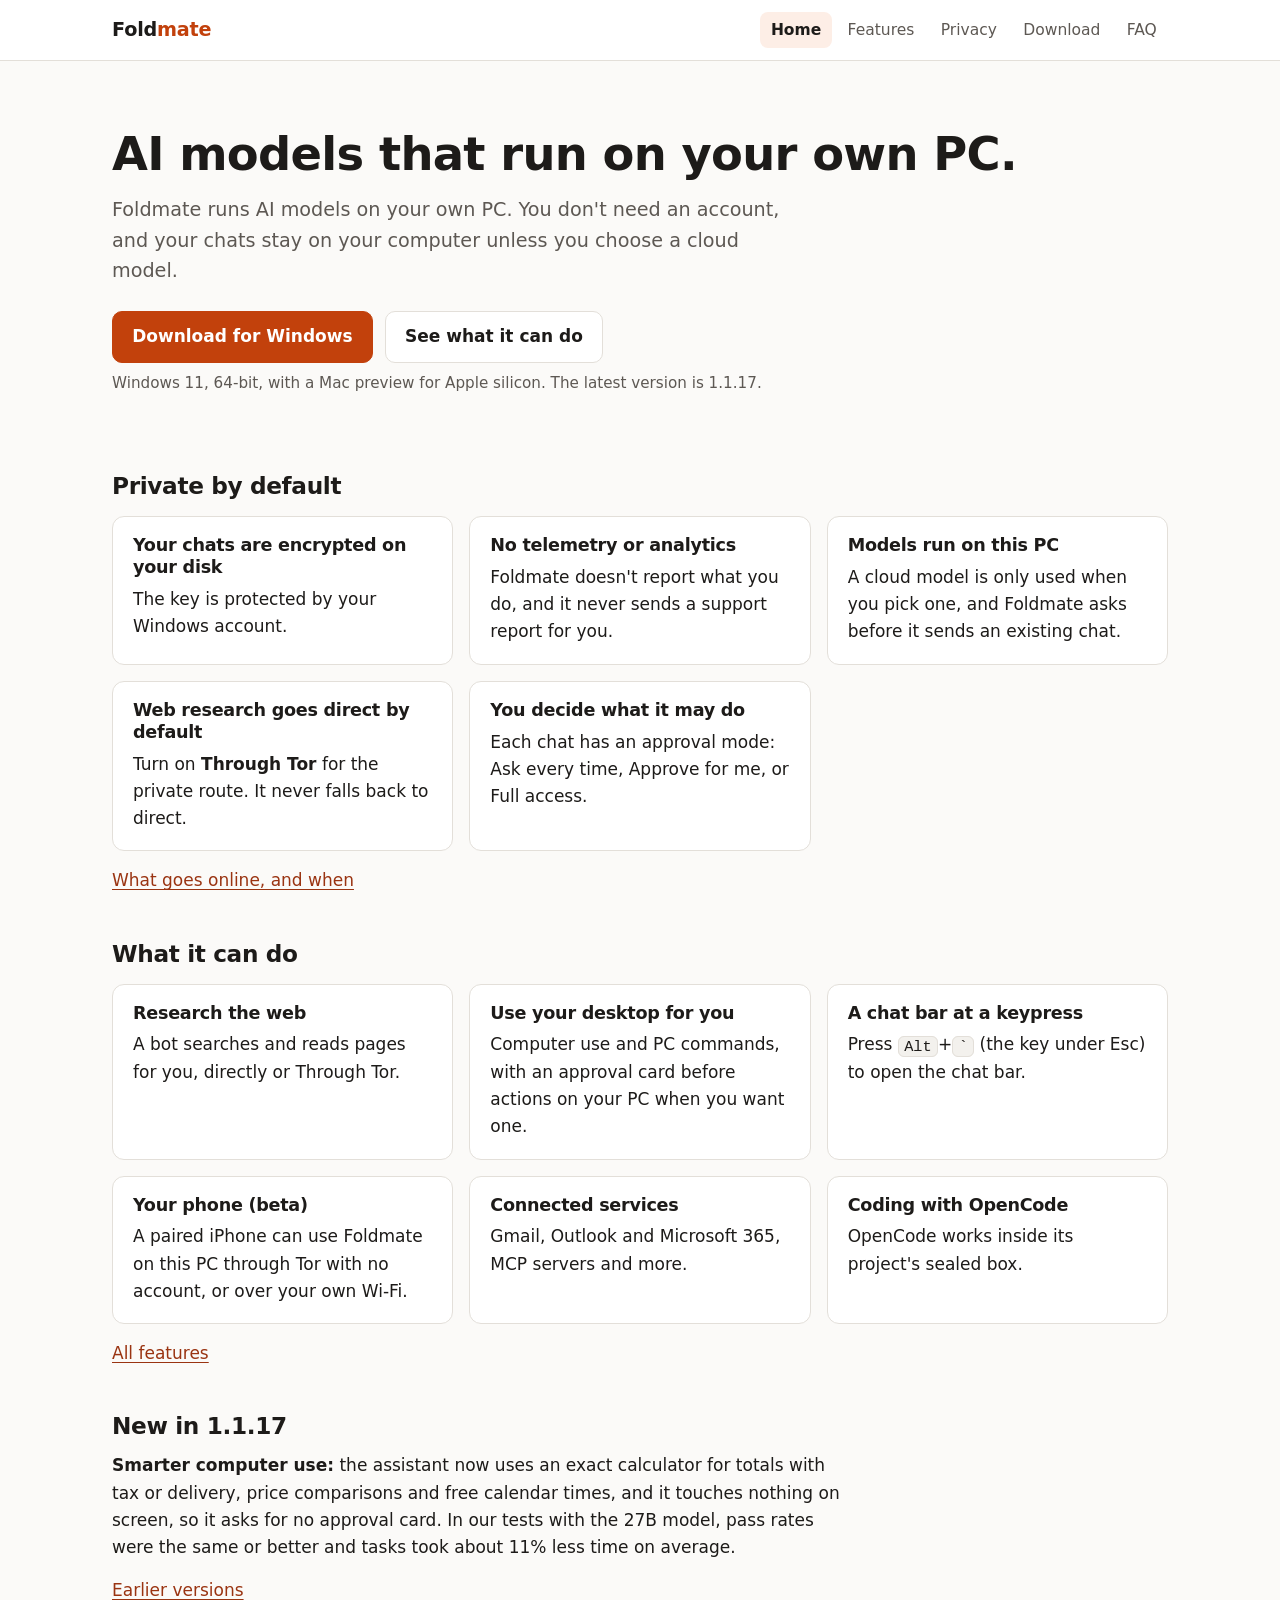
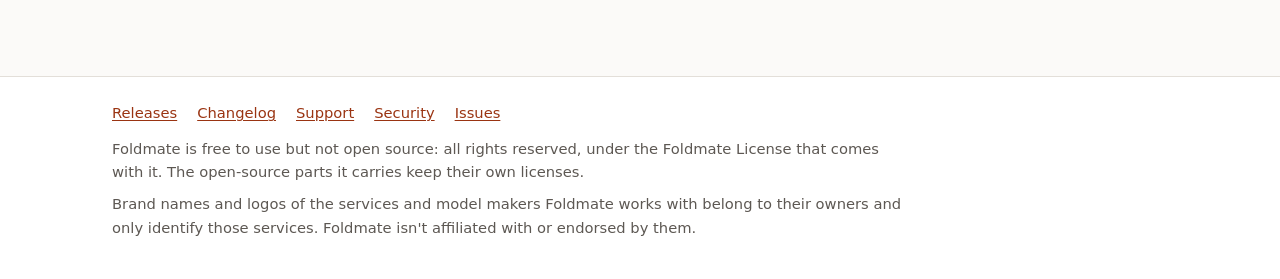
<file: site/index.html>
<!doctype html>
<html lang="en">
<head>
  <meta charset="utf-8">
  <meta name="viewport" content="width=device-width, initial-scale=1">
  <meta name="color-scheme" content="light dark">
  <meta name="referrer" content="no-referrer">
  <meta http-equiv="Content-Security-Policy" content="default-src 'none'; style-src 'self'; img-src 'self'; base-uri 'none'; form-action 'none'">
  <title>Foldmate</title>
  <meta name="description" content="Foldmate runs AI models on your own PC. You don't need an account, and your chats stay on your computer unless you choose a cloud model.">
  <link rel="stylesheet" href="style.css">
</head>
<body>
  <a class="skip" href="#main">Skip to content</a>
  <header class="site-header">
    <div class="wrap">
      <a class="brand" href="index.html">Fold<span>mate</span></a>
      <nav class="site-nav" aria-label="Main">
        <ul>
          <li><a href="index.html" aria-current="page">Home</a></li>
          <li><a href="features.html">Features</a></li>
          <li><a href="privacy.html">Privacy</a></li>
          <li><a href="download.html">Download</a></li>
          <li><a href="faq.html">FAQ</a></li>
        </ul>
      </nav>
    </div>
  </header>
  <main id="main">
    <div class="wrap">
      <section class="hero">
        <h1>AI models that run on your own PC.</h1>
        <p class="lead">Foldmate runs AI models on your own PC. You don't need an account, and your chats stay on your computer unless you choose a cloud model.</p>
        <div class="actions">
          <a class="button primary" href="download.html">Download for Windows</a>
          <a class="button" href="features.html">See what it can do</a>
        </div>
        <p class="note">Windows 11, 64-bit, with a Mac preview for Apple silicon. The latest version is 1.1.17.</p>
      </section>

      <h2>Private by default</h2>
      <div class="grid">
        <div class="card">
          <h3>Your chats are encrypted on your disk</h3>
          <p>The key is protected by your Windows account.</p>
        </div>
        <div class="card">
          <h3>No telemetry or analytics</h3>
          <p>Foldmate doesn't report what you do, and it never sends a support report for you.</p>
        </div>
        <div class="card">
          <h3>Models run on this PC</h3>
          <p>A cloud model is only used when you pick one, and Foldmate asks before it sends an existing chat.</p>
        </div>
        <div class="card">
          <h3>Web research goes direct by default</h3>
          <p>Turn on <strong>Through Tor</strong> for the private route. It never falls back to direct.</p>
        </div>
        <div class="card">
          <h3>You decide what it may do</h3>
          <p>Each chat has an approval mode: Ask every time, Approve for me, or Full access.</p>
        </div>
      </div>

      <p><a href="privacy.html">What goes online, and when</a></p>

      <h2>What it can do</h2>
      <div class="grid">
        <div class="card">
          <h3>Research the web</h3>
          <p>A bot searches and reads pages for you, directly or Through Tor.</p>
        </div>
        <div class="card">
          <h3>Use your desktop for you</h3>
          <p>Computer use and PC commands, with an approval card before actions on your PC when you want one.</p>
        </div>
        <div class="card">
          <h3>A chat bar at a keypress</h3>
          <p>Press <kbd>Alt</kbd>+<kbd>`</kbd> (the key under Esc) to open the chat bar.</p>
        </div>
        <div class="card">
          <h3>Your phone (beta)</h3>
          <p>A paired iPhone can use Foldmate on this PC through Tor with no account, or over your own Wi-Fi.</p>
        </div>
        <div class="card">
          <h3>Connected services</h3>
          <p>Gmail, Outlook and Microsoft 365, MCP servers and more.</p>
        </div>
        <div class="card">
          <h3>Coding with OpenCode</h3>
          <p>OpenCode works inside its project's sealed box.</p>
        </div>
      </div>
      <p><a href="features.html">All features</a></p>

      <h2>New in 1.1.17</h2>
      <div class="prose">
        <p><strong>Smarter computer use:</strong> the assistant now uses an exact calculator for totals with tax or delivery, price comparisons and free calendar times, and it touches nothing on screen, so it asks for no approval card. In our tests with the 27B model, pass rates were the same or better and tasks took about 11% less time on average.</p>
        <p><a href="https://github.com/griffin300/foldmate-releases/blob/main/CHANGELOG.md">Earlier versions</a></p>
      </div>
    </div>
  </main>
  <footer class="site-footer">
    <div class="wrap">
      <ul>
        <li><a href="https://github.com/griffin300/foldmate-releases/releases">Releases</a></li>
        <li><a href="https://github.com/griffin300/foldmate-releases/blob/main/CHANGELOG.md">Changelog</a></li>
        <li><a href="https://github.com/griffin300/foldmate-releases/blob/main/SUPPORT.md">Support</a></li>
        <li><a href="https://github.com/griffin300/foldmate-releases/blob/main/SECURITY.md">Security</a></li>
        <li><a href="https://github.com/griffin300/foldmate-releases/issues">Issues</a></li>
      </ul>
      <p>Foldmate is free to use but not open source: all rights reserved, under the Foldmate License that comes with it. The open-source parts it carries keep their own licenses.</p>
      <p>Brand names and logos of the services and model makers Foldmate works with belong to their owners and only identify those services. Foldmate isn't affiliated with or endorsed by them.</p>
    </div>
  </footer>
</body>
</html>
</file>
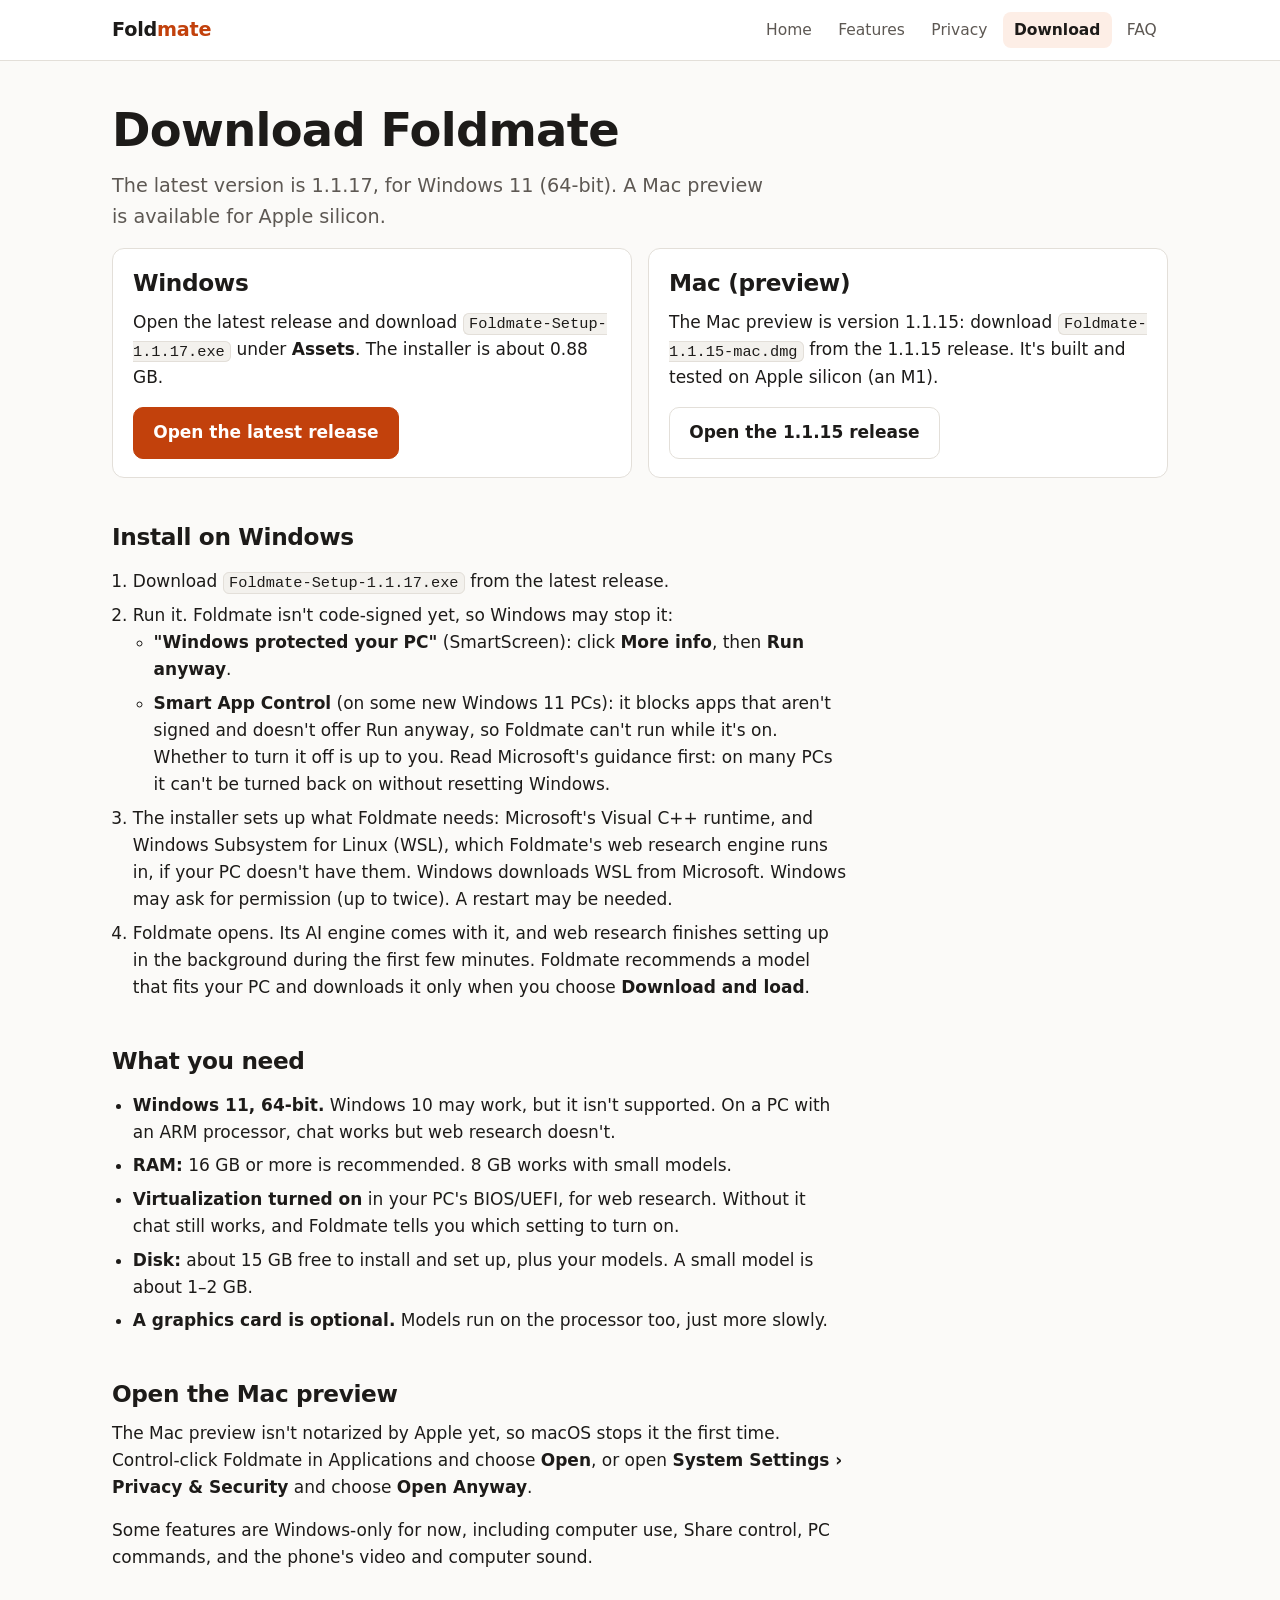
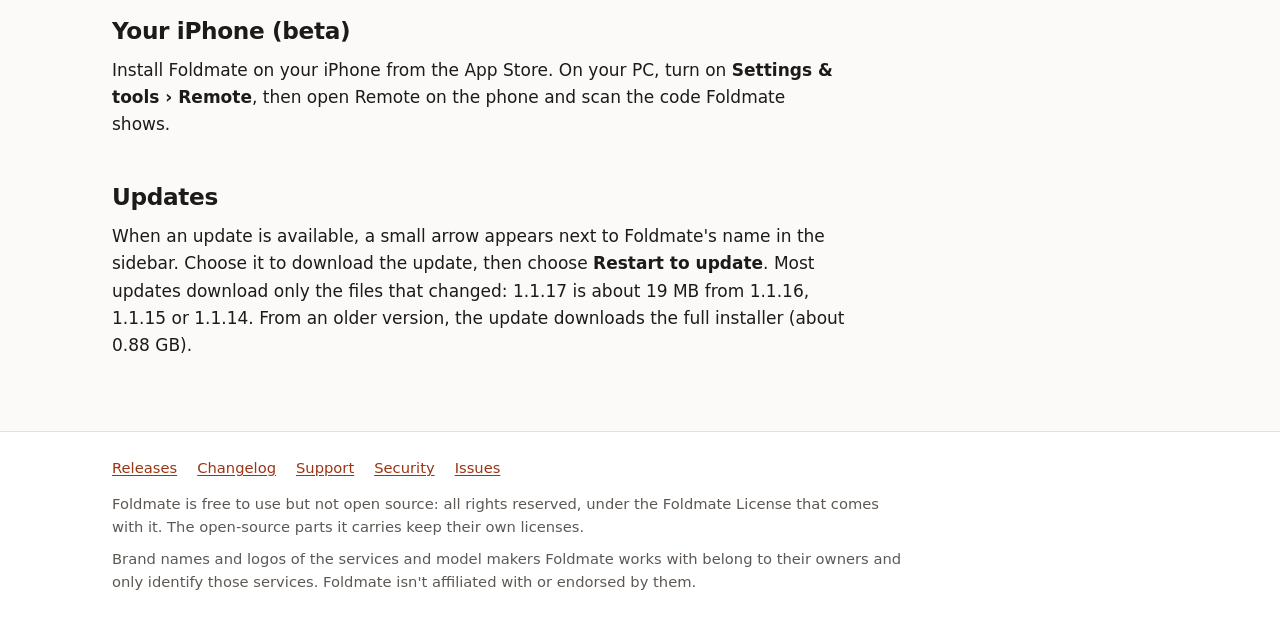
<file: site/download.html>
<!doctype html>
<html lang="en">
<head>
  <meta charset="utf-8">
  <meta name="viewport" content="width=device-width, initial-scale=1">
  <meta name="color-scheme" content="light dark">
  <meta name="referrer" content="no-referrer">
  <meta http-equiv="Content-Security-Policy" content="default-src 'none'; style-src 'self'; img-src 'self'; base-uri 'none'; form-action 'none'">
  <title>Download | Foldmate</title>
  <meta name="description" content="Download Foldmate for Windows 11, or the Mac preview for Apple silicon.">
  <link rel="stylesheet" href="style.css">
</head>
<body>
  <a class="skip" href="#main">Skip to content</a>
  <header class="site-header">
    <div class="wrap">
      <a class="brand" href="index.html">Fold<span>mate</span></a>
      <nav class="site-nav" aria-label="Main">
        <ul>
          <li><a href="index.html">Home</a></li>
          <li><a href="features.html">Features</a></li>
          <li><a href="privacy.html">Privacy</a></li>
          <li><a href="download.html" aria-current="page">Download</a></li>
          <li><a href="faq.html">FAQ</a></li>
        </ul>
      </nav>
    </div>
  </header>
  <main id="main">
    <div class="wrap">
      <h1>Download Foldmate</h1>
      <p class="lead">The latest version is 1.1.17, for Windows 11 (64-bit). A Mac preview is available for Apple silicon.</p>

      <div class="grid">
        <div class="card">
          <h2 id="windows">Windows</h2>
          <p>Open the latest release and download <code>Foldmate-Setup-1.1.17.exe</code> under <strong>Assets</strong>. The installer is about 0.88 GB.</p>
          <p><a class="button primary" href="https://github.com/griffin300/foldmate-releases/releases/latest">Open the latest release</a></p>
        </div>
        <div class="card">
          <h2 id="mac">Mac (preview)</h2>
          <p>The Mac preview is version 1.1.15: download <code>Foldmate-1.1.15-mac.dmg</code> from the 1.1.15 release. It's built and tested on Apple silicon (an M1).</p>
          <p><a class="button" href="https://github.com/griffin300/foldmate-releases/releases/tag/v1.1.15">Open the 1.1.15 release</a></p>
        </div>
      </div>

      <h2>Install on Windows</h2>
      <div class="prose">
        <ol>
          <li>Download <code>Foldmate-Setup-1.1.17.exe</code> from the latest release.</li>
          <li>Run it. Foldmate isn't code-signed yet, so Windows may stop it:
            <ul>
              <li><strong>"Windows protected your PC"</strong> (SmartScreen): click <strong>More info</strong>, then <strong>Run anyway</strong>.</li>
              <li><strong>Smart App Control</strong> (on some new Windows 11 PCs): it blocks apps that aren't signed and doesn't offer Run anyway, so Foldmate can't run while it's on. Whether to turn it off is up to you. Read Microsoft's guidance first: on many PCs it can't be turned back on without resetting Windows.</li>
            </ul>
          </li>
          <li>The installer sets up what Foldmate needs: Microsoft's Visual C++ runtime, and Windows Subsystem for Linux (WSL), which Foldmate's web research engine runs in, if your PC doesn't have them. Windows downloads WSL from Microsoft. Windows may ask for permission (up to twice). A restart may be needed.</li>
          <li>Foldmate opens. Its AI engine comes with it, and web research finishes setting up in the background during the first few minutes. Foldmate recommends a model that fits your PC and downloads it only when you choose <strong>Download and load</strong>.</li>
        </ol>
      </div>

      <h2>What you need</h2>
      <div class="prose">
        <ul>
          <li><strong>Windows 11, 64-bit.</strong> Windows 10 may work, but it isn't supported. On a PC with an ARM processor, chat works but web research doesn't.</li>
          <li><strong>RAM:</strong> 16 GB or more is recommended. 8 GB works with small models.</li>
          <li><strong>Virtualization turned on</strong> in your PC's BIOS/UEFI, for web research. Without it chat still works, and Foldmate tells you which setting to turn on.</li>
          <li><strong>Disk:</strong> about 15 GB free to install and set up, plus your models. A small model is about 1–2 GB.</li>
          <li><strong>A graphics card is optional.</strong> Models run on the processor too, just more slowly.</li>
        </ul>
      </div>

      <h2>Open the Mac preview</h2>
      <div class="prose">
        <p>The Mac preview isn't notarized by Apple yet, so macOS stops it the first time. Control-click Foldmate in Applications and choose <strong>Open</strong>, or open <strong>System Settings › Privacy &amp; Security</strong> and choose <strong>Open Anyway</strong>.</p>
        <p>Some features are Windows-only for now, including computer use, Share control, PC commands, and the phone's video and computer sound.</p>
      </div>

      <h2>Your iPhone (beta)</h2>
      <div class="prose">
        <p>Install Foldmate on your iPhone from the App Store. On your PC, turn on <strong>Settings &amp; tools › Remote</strong>, then open Remote on the phone and scan the code Foldmate shows.</p>
      </div>

      <h2>Updates</h2>
      <div class="prose">
        <p>When an update is available, a small arrow appears next to Foldmate's name in the sidebar. Choose it to download the update, then choose <strong>Restart to update</strong>. Most updates download only the files that changed: 1.1.17 is about 19 MB from 1.1.16, 1.1.15 or 1.1.14. From an older version, the update downloads the full installer (about 0.88 GB).</p>
      </div>
    </div>
  </main>
  <footer class="site-footer">
    <div class="wrap">
      <ul>
        <li><a href="https://github.com/griffin300/foldmate-releases/releases">Releases</a></li>
        <li><a href="https://github.com/griffin300/foldmate-releases/blob/main/CHANGELOG.md">Changelog</a></li>
        <li><a href="https://github.com/griffin300/foldmate-releases/blob/main/SUPPORT.md">Support</a></li>
        <li><a href="https://github.com/griffin300/foldmate-releases/blob/main/SECURITY.md">Security</a></li>
        <li><a href="https://github.com/griffin300/foldmate-releases/issues">Issues</a></li>
      </ul>
      <p>Foldmate is free to use but not open source: all rights reserved, under the Foldmate License that comes with it. The open-source parts it carries keep their own licenses.</p>
      <p>Brand names and logos of the services and model makers Foldmate works with belong to their owners and only identify those services. Foldmate isn't affiliated with or endorsed by them.</p>
    </div>
  </footer>
</body>
</html>
</file>
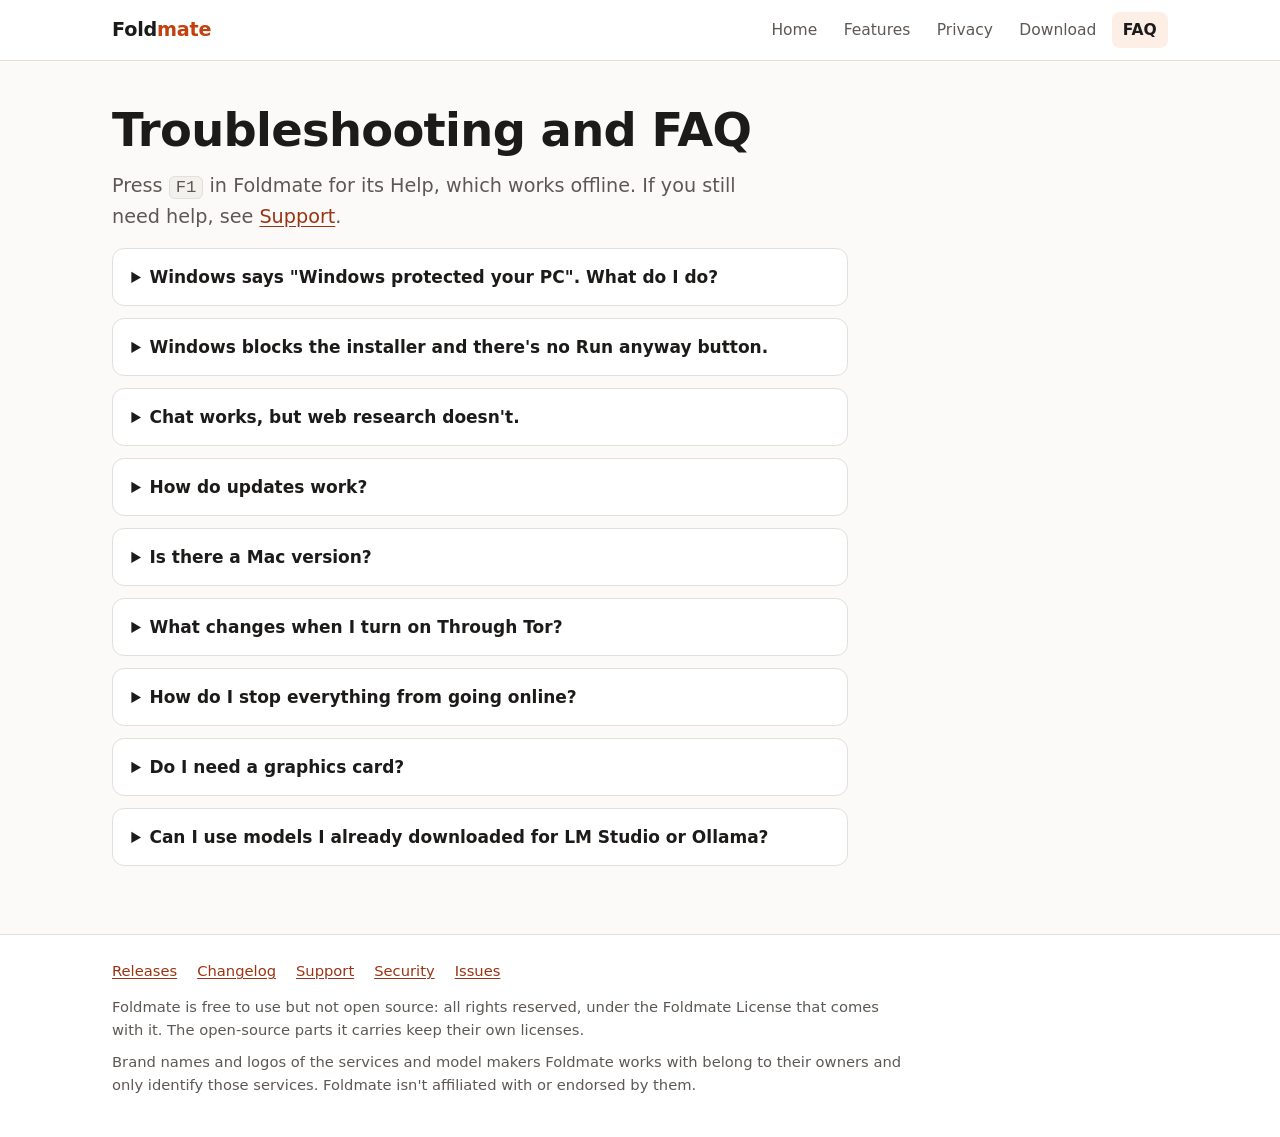
<file: site/faq.html>
<!doctype html>
<html lang="en">
<head>
  <meta charset="utf-8">
  <meta name="viewport" content="width=device-width, initial-scale=1">
  <meta name="color-scheme" content="light dark">
  <meta name="referrer" content="no-referrer">
  <meta http-equiv="Content-Security-Policy" content="default-src 'none'; style-src 'self'; img-src 'self'; base-uri 'none'; form-action 'none'">
  <title>FAQ | Foldmate</title>
  <meta name="description" content="Answers about the SmartScreen warning, web research and virtualization, updates, the Mac preview and Through Tor.">
  <link rel="stylesheet" href="style.css">
</head>
<body>
  <a class="skip" href="#main">Skip to content</a>
  <header class="site-header">
    <div class="wrap">
      <a class="brand" href="index.html">Fold<span>mate</span></a>
      <nav class="site-nav" aria-label="Main">
        <ul>
          <li><a href="index.html">Home</a></li>
          <li><a href="features.html">Features</a></li>
          <li><a href="privacy.html">Privacy</a></li>
          <li><a href="download.html">Download</a></li>
          <li><a href="faq.html" aria-current="page">FAQ</a></li>
        </ul>
      </nav>
    </div>
  </header>
  <main id="main">
    <div class="wrap">
      <h1>Troubleshooting and FAQ</h1>
      <p class="lead">Press <kbd>F1</kbd> in Foldmate for its Help, which works offline. If you still need help, see <a href="https://github.com/griffin300/foldmate-releases/blob/main/SUPPORT.md">Support</a>.</p>
      <div class="faq">
        <details>
          <summary>Windows says "Windows protected your PC". What do I do?</summary>
          <p>Foldmate isn't code-signed yet, so Windows SmartScreen may stop the installer with this message. Click <strong>More info</strong>, then <strong>Run anyway</strong>.</p>
        </details>
        <details>
          <summary>Windows blocks the installer and there's no Run anyway button.</summary>
          <p>That's <strong>Smart App Control</strong>, which is on for some new Windows 11 PCs. It blocks apps that aren't signed, so Foldmate can't run while it's on. Whether to turn it off is up to you. Read Microsoft's guidance first: on many PCs it can't be turned back on without resetting Windows.</p>
        </details>
        <details>
          <summary>Chat works, but web research doesn't.</summary>
          <p>Web research runs in Windows Subsystem for Linux (WSL), and it needs virtualization turned on in your PC's BIOS/UEFI. Without it, chat still works, and Foldmate tells you which setting to turn on. On a PC with an ARM processor, chat works but web research doesn't. Right after you install, web research may still be setting up: it finishes in the background during the first few minutes. OpenCode needs WSL and virtualization too.</p>
        </details>
        <details>
          <summary>How do updates work?</summary>
          <p>Foldmate checks for new versions in the background. When one is ready, a small arrow appears next to Foldmate's name in the sidebar. Choose it to download the update, then choose <strong>Restart to update</strong>. Downloading and installing each need your click. Most updates download only the files that changed: 1.1.17 is about 19 MB from 1.1.16, 1.1.15 or 1.1.14. From an older version, the update downloads the full installer (about 0.88 GB). Only releases signed with Foldmate's key install, and each file is checked before it's used.</p>
        </details>
        <details>
          <summary>Is there a Mac version?</summary>
          <p>Yes, as a preview. It's version 1.1.15, built and tested on Apple silicon (an M1). Download <code>Foldmate-1.1.15-mac.dmg</code> from the <a href="https://github.com/griffin300/foldmate-releases/releases/tag/v1.1.15">1.1.15 release</a>.</p><p>It isn't notarized by Apple yet, so macOS stops it the first time: Control-click Foldmate in Applications and choose <strong>Open</strong>, or open <strong>System Settings › Privacy &amp; Security</strong> and choose <strong>Open Anyway</strong>. Some features are Windows-only for now, including computer use, Share control, the screen-saver handling for your phone, PC commands, and the phone's video and computer sound.</p>
        </details>
        <details>
          <summary>What changes when I turn on Through Tor?</summary>
          <ul><li><strong>Web research:</strong> by default it goes direct, and sites see your IP address and what you search. Through Tor is the private route. It never falls back to direct.</li><li><strong>Model downloads, cloud models and connected services:</strong> each can go direct (the default) or Through Tor. For cloud models, you choose per provider.</li><li><strong>Update checks</strong> go directly to Foldmate's releases on GitHub, not through Tor. GitHub sees your IP address.</li><li><strong>Your phone:</strong> Remote works through Tor with no account, or straight over your own Wi-Fi. On the same Wi-Fi, you hear this computer at full quality (48 kHz stereo). Over Tor, sound goes up to 9.6 kHz.</li></ul>
        </details>
        <details>
          <summary>How do I stop everything from going online?</summary>
          <p>Turn on <strong>Settings &amp; tools › This computer › Local-only lockdown</strong>. It stops everything in the <a href="privacy.html">privacy table</a> at once. Chat with your local model keeps working.</p>
        </details>
        <details>
          <summary>Do I need a graphics card?</summary>
          <p>No. Models run on the processor too, just more slowly. 16 GB of RAM or more is recommended, and 8 GB works with small models.</p>
        </details>
        <details>
          <summary>Can I use models I already downloaded for LM Studio or Ollama?</summary>
          <p>Yes. Models already in LM Studio's or Ollama's folders show up in <strong>Models</strong> where they are. Nothing is copied.</p>
        </details>
      </div>
    </div>
  </main>
  <footer class="site-footer">
    <div class="wrap">
      <ul>
        <li><a href="https://github.com/griffin300/foldmate-releases/releases">Releases</a></li>
        <li><a href="https://github.com/griffin300/foldmate-releases/blob/main/CHANGELOG.md">Changelog</a></li>
        <li><a href="https://github.com/griffin300/foldmate-releases/blob/main/SUPPORT.md">Support</a></li>
        <li><a href="https://github.com/griffin300/foldmate-releases/blob/main/SECURITY.md">Security</a></li>
        <li><a href="https://github.com/griffin300/foldmate-releases/issues">Issues</a></li>
      </ul>
      <p>Foldmate is free to use but not open source: all rights reserved, under the Foldmate License that comes with it. The open-source parts it carries keep their own licenses.</p>
      <p>Brand names and logos of the services and model makers Foldmate works with belong to their owners and only identify those services. Foldmate isn't affiliated with or endorsed by them.</p>
    </div>
  </footer>
</body>
</html>
</file>
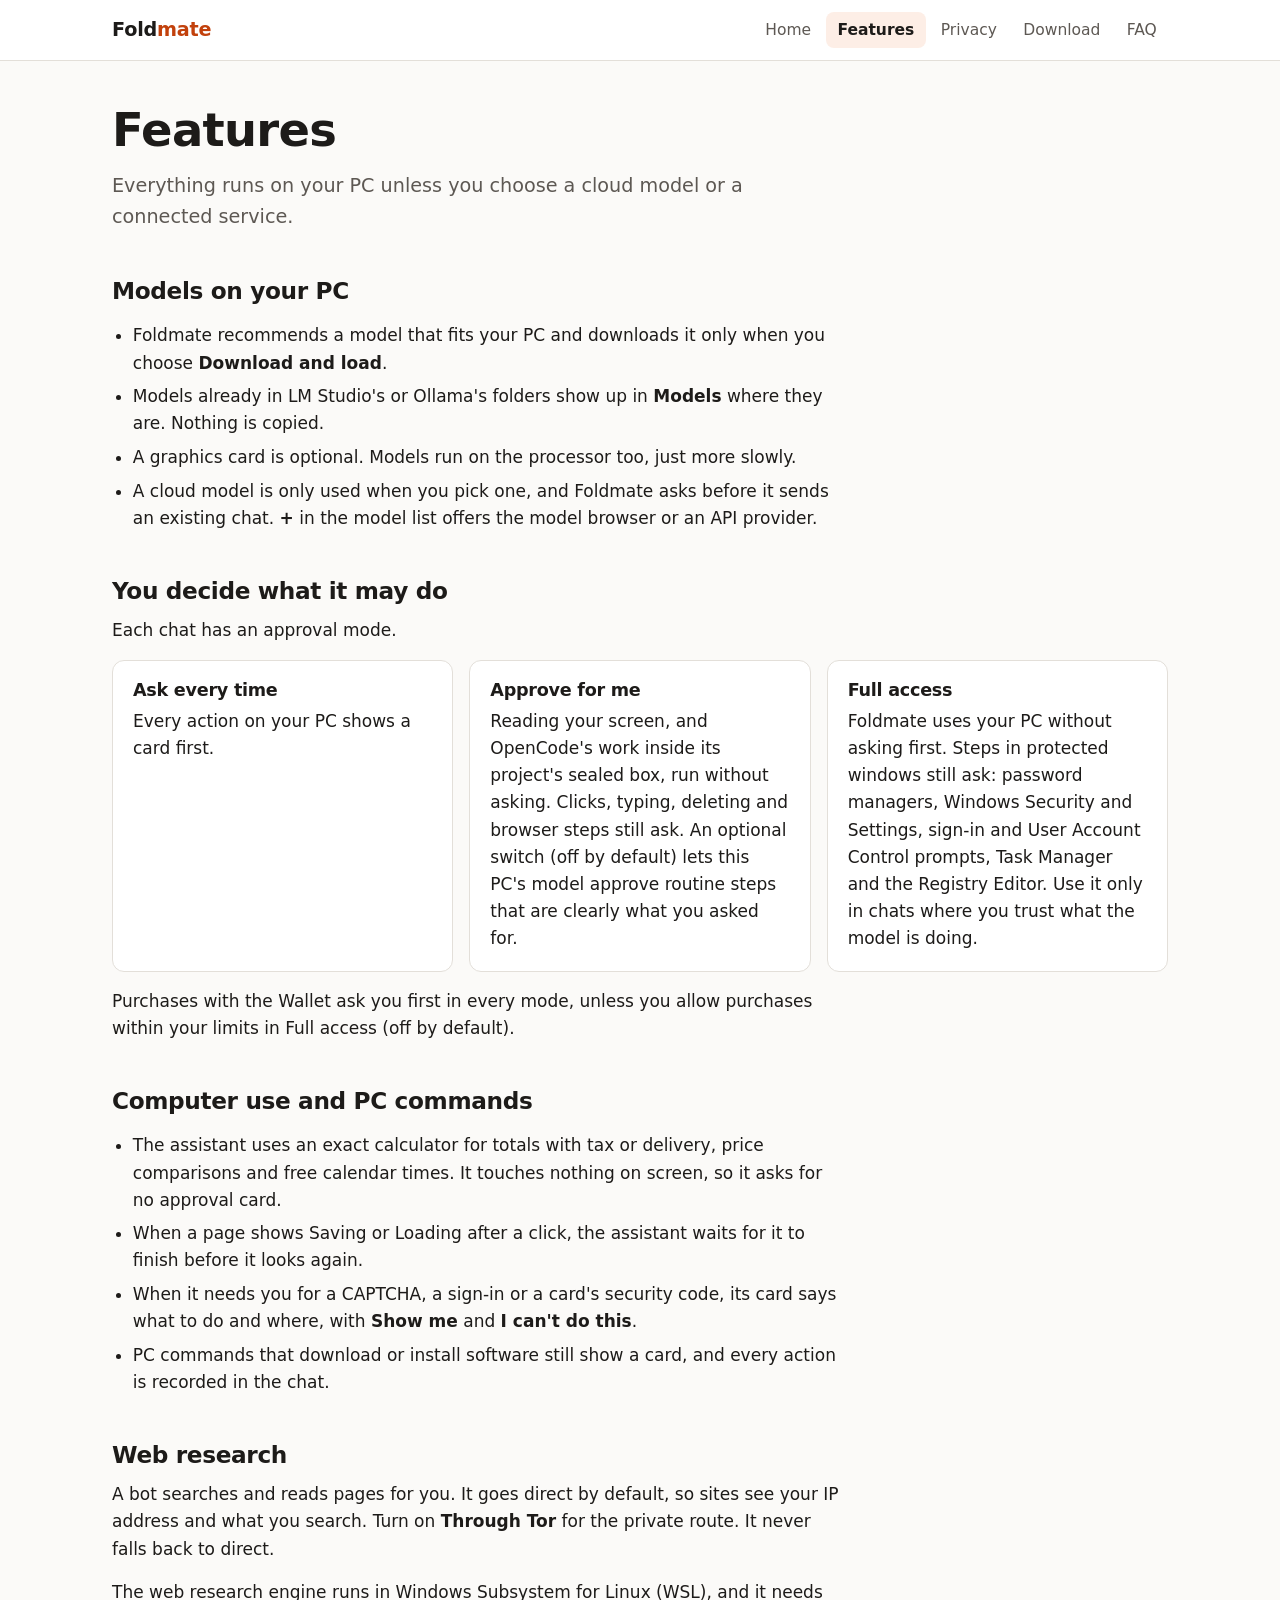
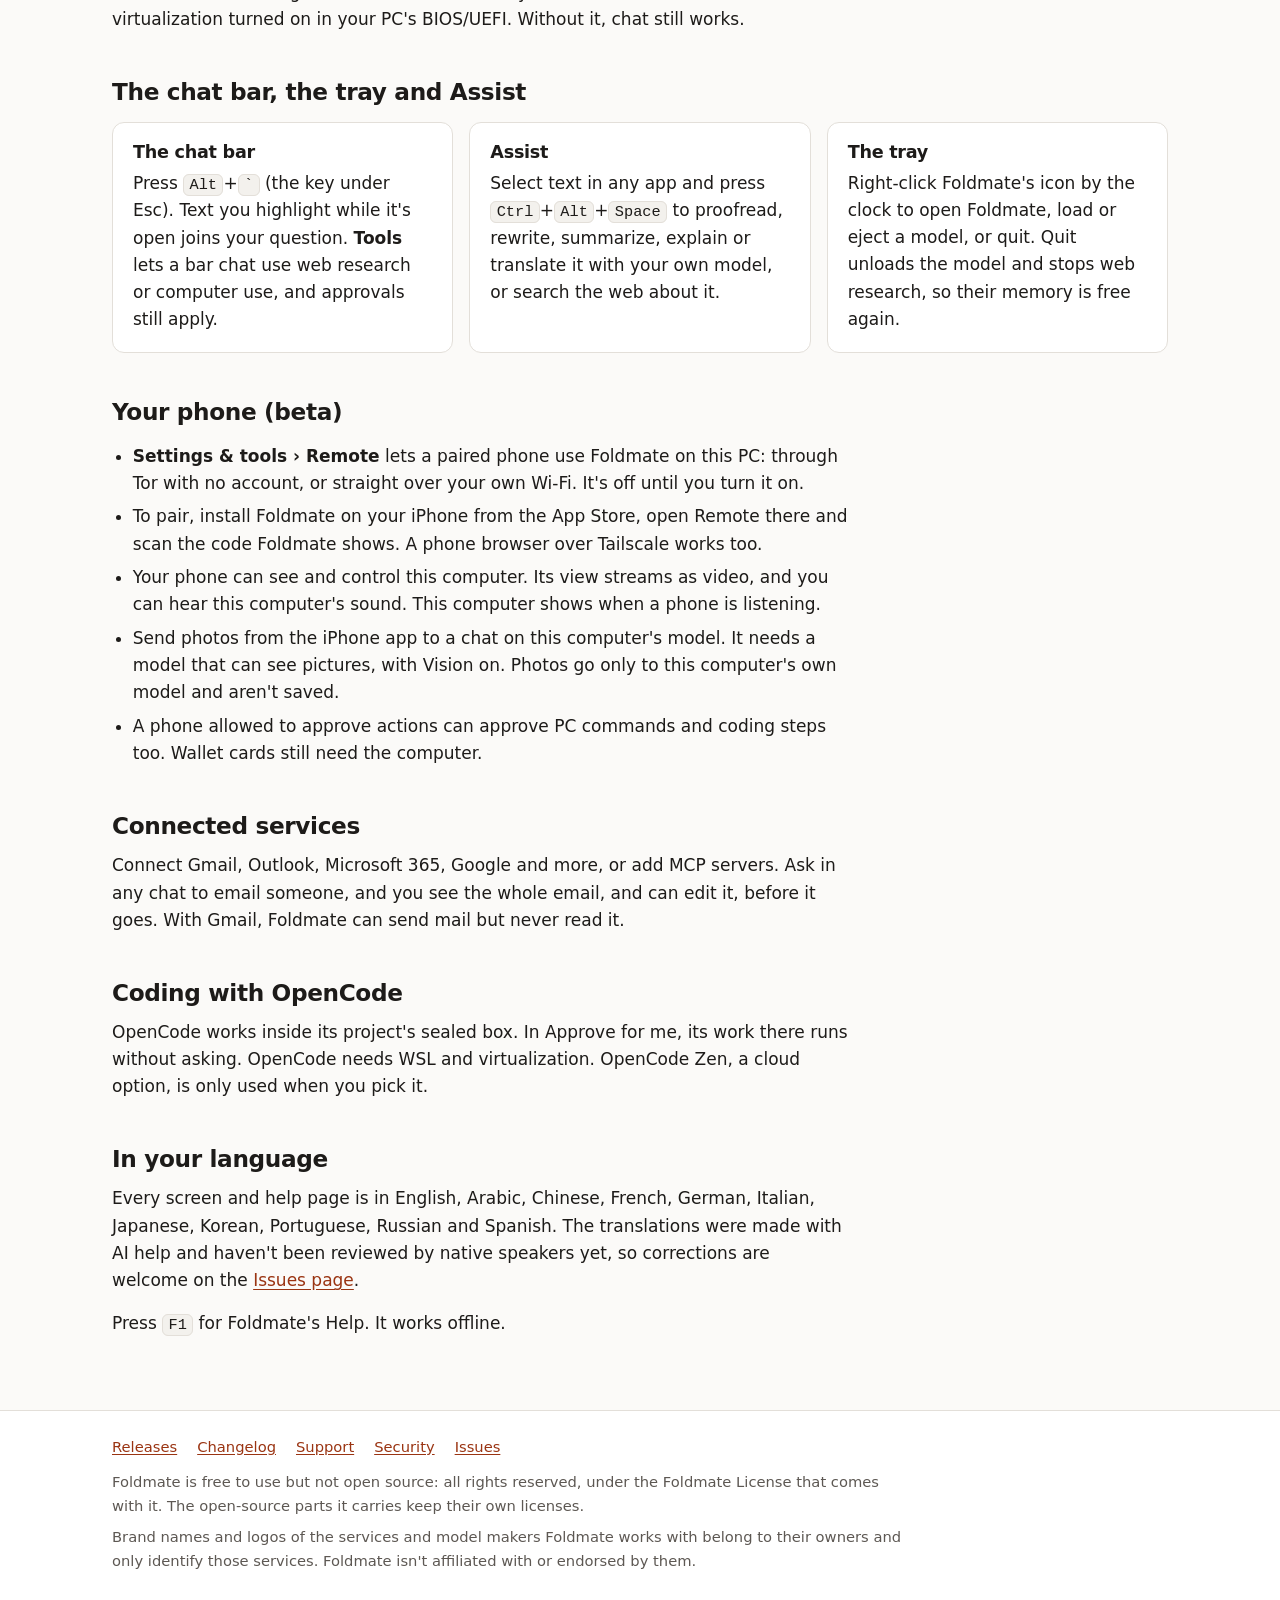
<file: site/features.html>
<!doctype html>
<html lang="en">
<head>
  <meta charset="utf-8">
  <meta name="viewport" content="width=device-width, initial-scale=1">
  <meta name="color-scheme" content="light dark">
  <meta name="referrer" content="no-referrer">
  <meta http-equiv="Content-Security-Policy" content="default-src 'none'; style-src 'self'; img-src 'self'; base-uri 'none'; form-action 'none'">
  <title>Features | Foldmate</title>
  <meta name="description" content="What Foldmate can do: local models, approval modes, computer use, web research, the chat bar, your phone, connected services and coding with OpenCode.">
  <link rel="stylesheet" href="style.css">
</head>
<body>
  <a class="skip" href="#main">Skip to content</a>
  <header class="site-header">
    <div class="wrap">
      <a class="brand" href="index.html">Fold<span>mate</span></a>
      <nav class="site-nav" aria-label="Main">
        <ul>
          <li><a href="index.html">Home</a></li>
          <li><a href="features.html" aria-current="page">Features</a></li>
          <li><a href="privacy.html">Privacy</a></li>
          <li><a href="download.html">Download</a></li>
          <li><a href="faq.html">FAQ</a></li>
        </ul>
      </nav>
    </div>
  </header>
  <main id="main">
    <div class="wrap">
      <h1>Features</h1>
      <p class="lead">Everything runs on your PC unless you choose a cloud model or a connected service.</p>

      <h2 id="models">Models on your PC</h2>
      <div class="prose">
        <ul>
          <li>Foldmate recommends a model that fits your PC and downloads it only when you choose <strong>Download and load</strong>.</li>
          <li>Models already in LM Studio's or Ollama's folders show up in <strong>Models</strong> where they are. Nothing is copied.</li>
          <li>A graphics card is optional. Models run on the processor too, just more slowly.</li>
          <li>A cloud model is only used when you pick one, and Foldmate asks before it sends an existing chat. <strong>+</strong> in the model list offers the model browser or an API provider.</li>
        </ul>
      </div>

      <h2 id="approvals">You decide what it may do</h2>
      <p class="prose">Each chat has an approval mode.</p>
      <div class="grid">
        <div class="card">
          <h3>Ask every time</h3>
          <p>Every action on your PC shows a card first.</p>
        </div>
        <div class="card">
          <h3>Approve for me</h3>
          <p>Reading your screen, and OpenCode's work inside its project's sealed box, run without asking. Clicks, typing, deleting and browser steps still ask. An optional switch (off by default) lets this PC's model approve routine steps that are clearly what you asked for.</p>
        </div>
        <div class="card">
          <h3>Full access</h3>
          <p>Foldmate uses your PC without asking first. Steps in protected windows still ask: password managers, Windows Security and Settings, sign-in and User Account Control prompts, Task Manager and the Registry Editor. Use it only in chats where you trust what the model is doing.</p>
        </div>
      </div>
      <p class="prose">Purchases with the Wallet ask you first in every mode, unless you allow purchases within your limits in Full access (off by default).</p>

      <h2 id="computer-use">Computer use and PC commands</h2>
      <div class="prose">
        <ul>
          <li>The assistant uses an exact calculator for totals with tax or delivery, price comparisons and free calendar times. It touches nothing on screen, so it asks for no approval card.</li>
          <li>When a page shows Saving or Loading after a click, the assistant waits for it to finish before it looks again.</li>
          <li>When it needs you for a CAPTCHA, a sign-in or a card's security code, its card says what to do and where, with <strong>Show me</strong> and <strong>I can't do this</strong>.</li>
          <li>PC commands that download or install software still show a card, and every action is recorded in the chat.</li>
        </ul>
      </div>

      <h2 id="web-research">Web research</h2>
      <div class="prose">
        <p>A bot searches and reads pages for you. It goes direct by default, so sites see your IP address and what you search. Turn on <strong>Through Tor</strong> for the private route. It never falls back to direct.</p>
        <p>The web research engine runs in Windows Subsystem for Linux (WSL), and it needs virtualization turned on in your PC's BIOS/UEFI. Without it, chat still works.</p>
      </div>

      <h2 id="chat-bar">The chat bar, the tray and Assist</h2>
      <div class="grid">
        <div class="card">
          <h3>The chat bar</h3>
          <p>Press <kbd>Alt</kbd>+<kbd>`</kbd> (the key under Esc). Text you highlight while it's open joins your question. <strong>Tools</strong> lets a bar chat use web research or computer use, and approvals still apply.</p>
        </div>
        <div class="card">
          <h3>Assist</h3>
          <p>Select text in any app and press <kbd>Ctrl</kbd>+<kbd>Alt</kbd>+<kbd>Space</kbd> to proofread, rewrite, summarize, explain or translate it with your own model, or search the web about it.</p>
        </div>
        <div class="card">
          <h3>The tray</h3>
          <p>Right-click Foldmate's icon by the clock to open Foldmate, load or eject a model, or quit. Quit unloads the model and stops web research, so their memory is free again.</p>
        </div>
      </div>

      <h2 id="phone">Your phone (beta)</h2>
      <div class="prose">
        <ul>
          <li><strong>Settings &amp; tools › Remote</strong> lets a paired phone use Foldmate on this PC: through Tor with no account, or straight over your own Wi-Fi. It's off until you turn it on.</li>
          <li>To pair, install Foldmate on your iPhone from the App Store, open Remote there and scan the code Foldmate shows. A phone browser over Tailscale works too.</li>
          <li>Your phone can see and control this computer. Its view streams as video, and you can hear this computer's sound. This computer shows when a phone is listening.</li>
          <li>Send photos from the iPhone app to a chat on this computer's model. It needs a model that can see pictures, with Vision on. Photos go only to this computer's own model and aren't saved.</li>
          <li>A phone allowed to approve actions can approve PC commands and coding steps too. Wallet cards still need the computer.</li>
        </ul>
      </div>

      <h2 id="connections">Connected services</h2>
      <div class="prose">
        <p>Connect Gmail, Outlook, Microsoft 365, Google and more, or add MCP servers. Ask in any chat to email someone, and you see the whole email, and can edit it, before it goes. With Gmail, Foldmate can send mail but never read it.</p>
      </div>

      <h2 id="coding">Coding with OpenCode</h2>
      <div class="prose">
        <p>OpenCode works inside its project's sealed box. In Approve for me, its work there runs without asking. OpenCode needs WSL and virtualization. OpenCode Zen, a cloud option, is only used when you pick it.</p>
      </div>

      <h2 id="languages">In your language</h2>
      <div class="prose">
        <p>Every screen and help page is in English, Arabic, Chinese, French, German, Italian, Japanese, Korean, Portuguese, Russian and Spanish. The translations were made with AI help and haven't been reviewed by native speakers yet, so corrections are welcome on the <a href="https://github.com/griffin300/foldmate-releases/issues">Issues page</a>.</p>
        <p>Press <kbd>F1</kbd> for Foldmate's Help. It works offline.</p>
      </div>
    </div>
  </main>
  <footer class="site-footer">
    <div class="wrap">
      <ul>
        <li><a href="https://github.com/griffin300/foldmate-releases/releases">Releases</a></li>
        <li><a href="https://github.com/griffin300/foldmate-releases/blob/main/CHANGELOG.md">Changelog</a></li>
        <li><a href="https://github.com/griffin300/foldmate-releases/blob/main/SUPPORT.md">Support</a></li>
        <li><a href="https://github.com/griffin300/foldmate-releases/blob/main/SECURITY.md">Security</a></li>
        <li><a href="https://github.com/griffin300/foldmate-releases/issues">Issues</a></li>
      </ul>
      <p>Foldmate is free to use but not open source: all rights reserved, under the Foldmate License that comes with it. The open-source parts it carries keep their own licenses.</p>
      <p>Brand names and logos of the services and model makers Foldmate works with belong to their owners and only identify those services. Foldmate isn't affiliated with or endorsed by them.</p>
    </div>
  </footer>
</body>
</html>
</file>
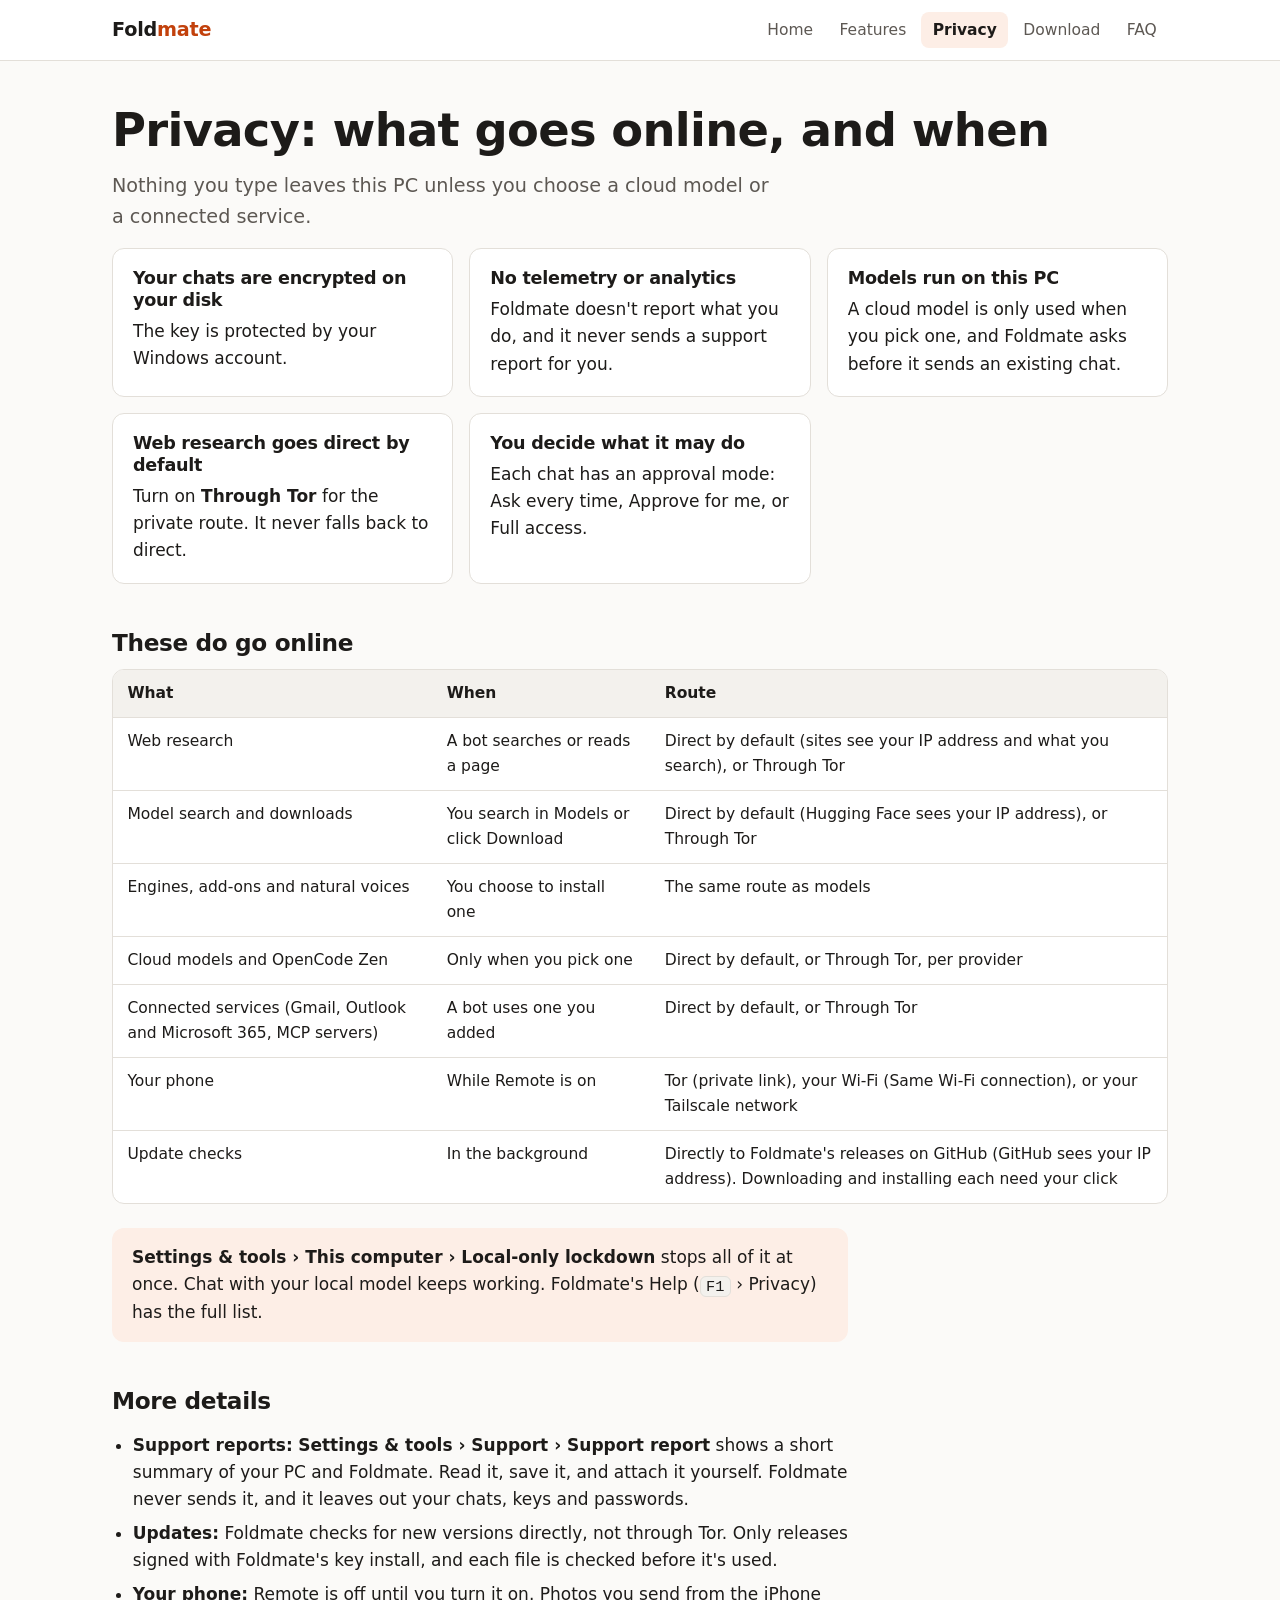
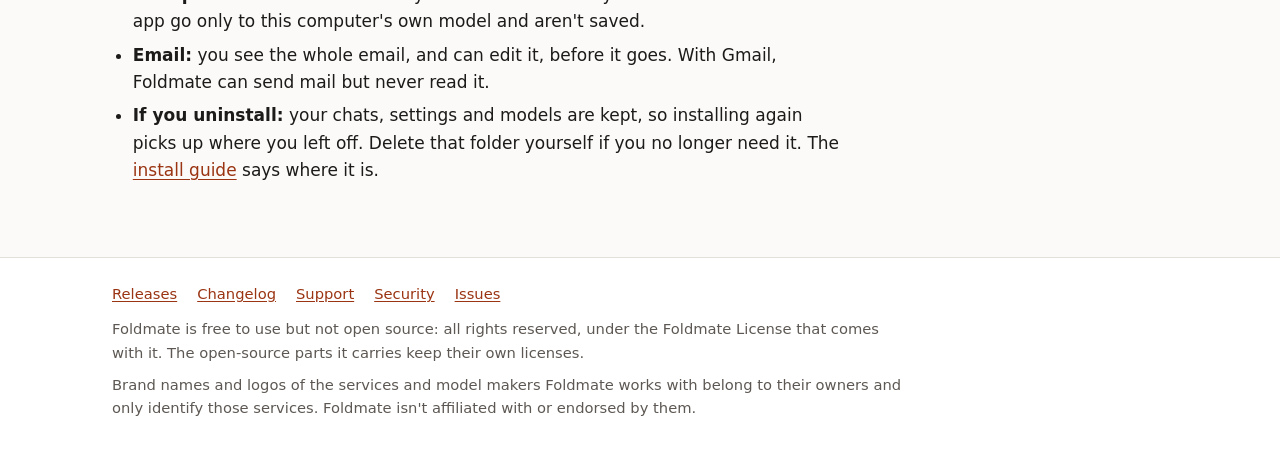
<file: site/privacy.html>
<!doctype html>
<html lang="en">
<head>
  <meta charset="utf-8">
  <meta name="viewport" content="width=device-width, initial-scale=1">
  <meta name="color-scheme" content="light dark">
  <meta name="referrer" content="no-referrer">
  <meta http-equiv="Content-Security-Policy" content="default-src 'none'; style-src 'self'; img-src 'self'; base-uri 'none'; form-action 'none'">
  <title>Privacy | Foldmate</title>
  <meta name="description" content="What Foldmate sends online, and when. Nothing you type leaves your PC unless you choose a cloud model or a connected service.">
  <link rel="stylesheet" href="style.css">
</head>
<body>
  <a class="skip" href="#main">Skip to content</a>
  <header class="site-header">
    <div class="wrap">
      <a class="brand" href="index.html">Fold<span>mate</span></a>
      <nav class="site-nav" aria-label="Main">
        <ul>
          <li><a href="index.html">Home</a></li>
          <li><a href="features.html">Features</a></li>
          <li><a href="privacy.html" aria-current="page">Privacy</a></li>
          <li><a href="download.html">Download</a></li>
          <li><a href="faq.html">FAQ</a></li>
        </ul>
      </nav>
    </div>
  </header>
  <main id="main">
    <div class="wrap">
      <h1>Privacy: what goes online, and when</h1>
      <p class="lead">Nothing you type leaves this PC unless you choose a cloud model or a connected service.</p>

      <div class="grid">
        <div class="card">
          <h3>Your chats are encrypted on your disk</h3>
          <p>The key is protected by your Windows account.</p>
        </div>
        <div class="card">
          <h3>No telemetry or analytics</h3>
          <p>Foldmate doesn't report what you do, and it never sends a support report for you.</p>
        </div>
        <div class="card">
          <h3>Models run on this PC</h3>
          <p>A cloud model is only used when you pick one, and Foldmate asks before it sends an existing chat.</p>
        </div>
        <div class="card">
          <h3>Web research goes direct by default</h3>
          <p>Turn on <strong>Through Tor</strong> for the private route. It never falls back to direct.</p>
        </div>
        <div class="card">
          <h3>You decide what it may do</h3>
          <p>Each chat has an approval mode: Ask every time, Approve for me, or Full access.</p>
        </div>
      </div>

      <h2>These do go online</h2>
      <div class="table-wrap">
        <table>
          <thead>
            <tr><th scope="col">What</th><th scope="col">When</th><th scope="col">Route</th></tr>
          </thead>
          <tbody>
            <tr><td>Web research</td><td>A bot searches or reads a page</td><td>Direct by default (sites see your IP address and what you search), or Through Tor</td></tr>
            <tr><td>Model search and downloads</td><td>You search in Models or click Download</td><td>Direct by default (Hugging Face sees your IP address), or Through Tor</td></tr>
            <tr><td>Engines, add-ons and natural voices</td><td>You choose to install one</td><td>The same route as models</td></tr>
            <tr><td>Cloud models and OpenCode Zen</td><td>Only when you pick one</td><td>Direct by default, or Through Tor, per provider</td></tr>
            <tr><td>Connected services (Gmail, Outlook and Microsoft 365, MCP servers)</td><td>A bot uses one you added</td><td>Direct by default, or Through Tor</td></tr>
            <tr><td>Your phone</td><td>While Remote is on</td><td>Tor (private link), your Wi-Fi (Same Wi-Fi connection), or your Tailscale network</td></tr>
            <tr><td>Update checks</td><td>In the background</td><td>Directly to Foldmate's releases on GitHub (GitHub sees your IP address). Downloading and installing each need your click</td></tr>
          </tbody>
        </table>
      </div>

      <div class="callout">
        <p><strong>Settings &amp; tools › This computer › Local-only lockdown</strong> stops all of it at once. Chat with your local model keeps working. Foldmate's Help (<kbd>F1</kbd> › Privacy) has the full list.</p>
      </div>

      <h2>More details</h2>
      <div class="prose">
        <ul>
          <li><strong>Support reports:</strong> <strong>Settings &amp; tools › Support › Support report</strong> shows a short summary of your PC and Foldmate. Read it, save it, and attach it yourself. Foldmate never sends it, and it leaves out your chats, keys and passwords.</li>
          <li><strong>Updates:</strong> Foldmate checks for new versions directly, not through Tor. Only releases signed with Foldmate's key install, and each file is checked before it's used.</li>
          <li><strong>Your phone:</strong> Remote is off until you turn it on. Photos you send from the iPhone app go only to this computer's own model and aren't saved.</li>
          <li><strong>Email:</strong> you see the whole email, and can edit it, before it goes. With Gmail, Foldmate can send mail but never read it.</li>
          <li><strong>If you uninstall:</strong> your chats, settings and models are kept, so installing again picks up where you left off. Delete that folder yourself if you no longer need it. The <a href="https://github.com/griffin300/foldmate-releases#uninstall">install guide</a> says where it is.</li>
        </ul>
      </div>
    </div>
  </main>
  <footer class="site-footer">
    <div class="wrap">
      <ul>
        <li><a href="https://github.com/griffin300/foldmate-releases/releases">Releases</a></li>
        <li><a href="https://github.com/griffin300/foldmate-releases/blob/main/CHANGELOG.md">Changelog</a></li>
        <li><a href="https://github.com/griffin300/foldmate-releases/blob/main/SUPPORT.md">Support</a></li>
        <li><a href="https://github.com/griffin300/foldmate-releases/blob/main/SECURITY.md">Security</a></li>
        <li><a href="https://github.com/griffin300/foldmate-releases/issues">Issues</a></li>
      </ul>
      <p>Foldmate is free to use but not open source: all rights reserved, under the Foldmate License that comes with it. The open-source parts it carries keep their own licenses.</p>
      <p>Brand names and logos of the services and model makers Foldmate works with belong to their owners and only identify those services. Foldmate isn't affiliated with or endorsed by them.</p>
    </div>
  </footer>
</body>
</html>
</file>
<file: site/style.css>
/* Foldmate site draft. Plain CSS, no external fonts or scripts. */

:root {
  color-scheme: light dark;
  --bg: #fbfaf8;
  --surface: #ffffff;
  --surface-2: #f3f1ed;
  --text: #1d1b19;
  --muted: #5d5853;
  --border: #e3dfd9;
  --accent: #c2410c;
  --accent-text: #ffffff;
  --accent-soft: #fdeee6;
  --link: #9a3412;
  --focus: #2563eb;
  --radius: 12px;
  --max: 68rem;
  --font: system-ui, -apple-system, "Segoe UI", Roboto, "Helvetica Neue", Arial, sans-serif;
  --mono: ui-monospace, "Cascadia Code", "SF Mono", Consolas, monospace;
}

@media (prefers-color-scheme: dark) {
  :root {
    --bg: #141312;
    --surface: #1d1c1a;
    --surface-2: #262422;
    --text: #f1eeea;
    --muted: #aaa49d;
    --border: #36332f;
    --accent: #fb923c;
    --accent-text: #1a0d05;
    --accent-soft: #3a2316;
    --link: #fdba74;
    --focus: #93c5fd;
  }
}

*,
*::before,
*::after {
  box-sizing: border-box;
}

html {
  -webkit-text-size-adjust: 100%;
}

body {
  margin: 0;
  background: var(--bg);
  color: var(--text);
  font-family: var(--font);
  font-size: 1.0625rem;
  line-height: 1.6;
}

a {
  color: var(--link);
  text-underline-offset: 0.15em;
}

a:focus-visible,
summary:focus-visible {
  outline: 3px solid var(--focus);
  outline-offset: 2px;
  border-radius: 4px;
}

code,
kbd {
  font-family: var(--mono);
  font-size: 0.9em;
  background: var(--surface-2);
  border: 1px solid var(--border);
  border-radius: 6px;
  padding: 0.05em 0.35em;
  overflow-wrap: anywhere;
}

.skip {
  position: absolute;
  left: -999px;
  top: 0.5rem;
  background: var(--surface);
  color: var(--text);
  padding: 0.5rem 0.75rem;
  border-radius: 8px;
  z-index: 10;
}

.skip:focus {
  left: 0.5rem;
}

.wrap {
  max-width: var(--max);
  margin: 0 auto;
  padding: 0 1rem;
}

/* Header */

.site-header {
  border-bottom: 1px solid var(--border);
  background: var(--surface);
}

.site-header .wrap {
  display: flex;
  flex-wrap: wrap;
  align-items: center;
  justify-content: space-between;
  gap: 0.5rem 1.5rem;
  padding-top: 0.75rem;
  padding-bottom: 0.75rem;
}

.brand {
  font-weight: 700;
  font-size: 1.2rem;
  color: var(--text);
  text-decoration: none;
  letter-spacing: -0.01em;
}

.brand span {
  color: var(--accent);
}

.site-nav ul {
  list-style: none;
  display: flex;
  flex-wrap: wrap;
  gap: 0.25rem;
  margin: 0;
  padding: 0;
}

.site-nav a {
  display: block;
  padding: 0.35rem 0.7rem;
  border-radius: 8px;
  color: var(--muted);
  text-decoration: none;
  font-size: 0.97rem;
}

.site-nav a:hover {
  color: var(--text);
  background: var(--surface-2);
}

.site-nav a[aria-current="page"] {
  color: var(--text);
  background: var(--accent-soft);
  font-weight: 600;
}

/* Page layout */

main {
  padding: 2.5rem 0 3.5rem;
}

h1,
h2,
h3 {
  line-height: 1.25;
  letter-spacing: -0.015em;
}

h1 {
  font-size: clamp(1.9rem, 4.5vw, 2.9rem);
  margin: 0 0 0.75rem;
}

h2 {
  font-size: 1.45rem;
  margin: 2.75rem 0 0.75rem;
}

h3 {
  font-size: 1.1rem;
  margin: 0 0 0.4rem;
}

p {
  margin: 0 0 1rem;
}

.lead {
  font-size: 1.2rem;
  color: var(--muted);
  max-width: 42rem;
}

.prose {
  max-width: 46rem;
}

.prose ul,
.prose ol {
  padding-left: 1.3rem;
}

.prose li {
  margin-bottom: 0.4rem;
}

/* Hero */

.hero {
  padding: 1.5rem 0 1rem;
}

.actions {
  display: flex;
  flex-wrap: wrap;
  gap: 0.75rem;
  margin: 1.5rem 0 0.5rem;
}

.button {
  display: inline-block;
  padding: 0.7rem 1.2rem;
  border-radius: 10px;
  font-weight: 600;
  text-decoration: none;
  border: 1px solid var(--border);
  color: var(--text);
  background: var(--surface);
}

.button:hover {
  background: var(--surface-2);
}

.button.primary {
  background: var(--accent);
  border-color: var(--accent);
  color: var(--accent-text);
}

.button.primary:hover {
  filter: brightness(1.06);
}

.note {
  font-size: 0.95rem;
  color: var(--muted);
}

/* Cards */

.grid {
  display: grid;
  grid-template-columns: repeat(auto-fit, minmax(min(100%, 17rem), 1fr));
  gap: 1rem;
  margin-top: 1rem;
}

.card {
  background: var(--surface);
  border: 1px solid var(--border);
  border-radius: var(--radius);
  padding: 1.15rem 1.25rem;
}

.card > h2:first-child {
  margin-top: 0;
}

.card p:last-child,
.card ul:last-child {
  margin-bottom: 0;
}

.card ul {
  padding-left: 1.2rem;
  margin: 0.5rem 0 0;
}

.card li {
  margin-bottom: 0.3rem;
}

.callout {
  background: var(--accent-soft);
  border-radius: var(--radius);
  padding: 1rem 1.25rem;
  margin: 1.5rem 0;
  max-width: 46rem;
}

.callout p:last-child {
  margin-bottom: 0;
}


.grid + p {
  margin-top: 1rem;
}

/* Tables */

.table-wrap {
  overflow-x: auto;
  border: 1px solid var(--border);
  border-radius: var(--radius);
  background: var(--surface);
}

table {
  border-collapse: collapse;
  width: 100%;
  min-width: 36rem;
  font-size: 0.97rem;
}

th,
td {
  text-align: left;
  vertical-align: top;
  padding: 0.7rem 0.9rem;
  border-bottom: 1px solid var(--border);
}

tr:last-child td {
  border-bottom: 0;
}

th {
  background: var(--surface-2);
  font-weight: 600;
}

/* FAQ */

.faq details {
  background: var(--surface);
  border: 1px solid var(--border);
  border-radius: var(--radius);
  padding: 0.9rem 1.15rem;
  margin-bottom: 0.75rem;
  max-width: 46rem;
}

.faq summary {
  cursor: pointer;
  font-weight: 600;
}

.faq details[open] summary {
  margin-bottom: 0.6rem;
}

.faq details > :last-child {
  margin-bottom: 0;
}

/* Footer */

.site-footer {
  border-top: 1px solid var(--border);
  background: var(--surface);
  color: var(--muted);
  font-size: 0.92rem;
  padding: 1.5rem 0 2rem;
}

.site-footer ul {
  list-style: none;
  display: flex;
  flex-wrap: wrap;
  gap: 0.25rem 1.25rem;
  padding: 0;
  margin: 0 0 0.75rem;
}

.site-footer p {
  margin: 0 0 0.5rem;
  max-width: 50rem;
}

@media (prefers-reduced-motion: no-preference) {
  .button,
  .site-nav a {
    transition: background-color 0.15s ease, filter 0.15s ease;
  }
}
</file>
